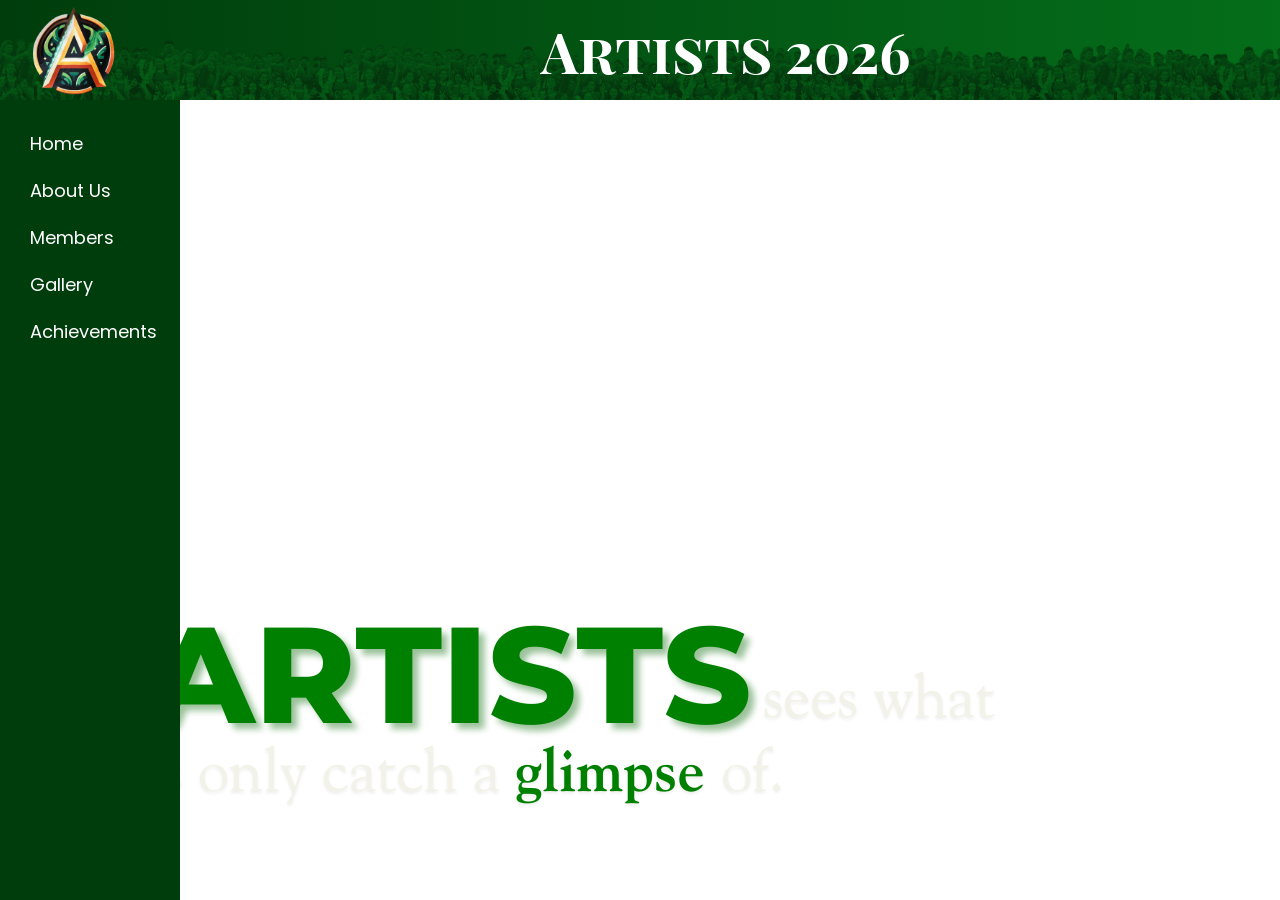
<file: z-etc/index.html>
<!DOCTYPE html>
<html>
<head>
    <title>Artists 2026</title>
    <link rel="icon" href="logo.png">
</head>
<frameset rows="100px,*" border="0">
    <frame src="header.html" name="header" noresize scrolling="no">
    <frameset cols="180px,*" border="0">
        <frame src="navbar.html" name="navbar" noresize scrolling="no">
        <frame src="/home/home.html" name="main">
    </frameset>
</frameset>
</html>
</file>
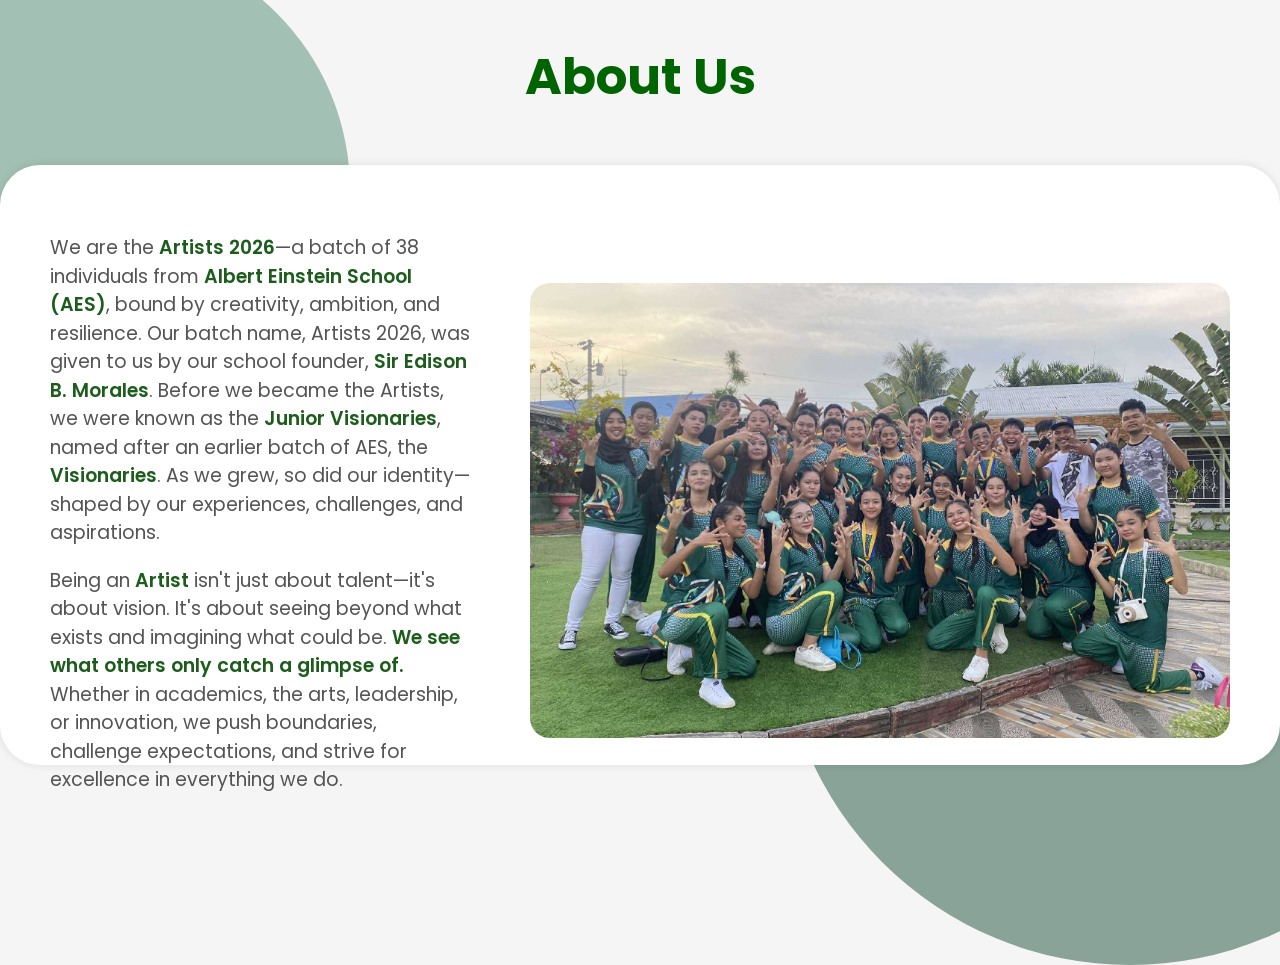
<file: about us/about us.html>
<!DOCTYPE html>
<head>
    <title>About Us</title>
    <link rel="stylesheet" href="style.css">
</head>
<body>

    <div class="background-circles">
        <div class="circle circle1"></div>
        <div class="circle circle2"></div>
        <div class="circle circle3"></div>
        <div class="circle circle4"></div>
    </div>

    <h1>About Us</h1>
    <div class="container">
        <div class="content">
            <div class="text-content">
                <p>We are the <span class="highlight-green">Artists 2026</span>—a batch of 38 individuals from <span class="highlight-green">Albert Einstein School (AES)</span>, bound by creativity, ambition, and resilience. Our batch name, Artists 2026, was given to us by our school founder, <span class="highlight-green">Sir Edison B. Morales</span>. Before we became the Artists, we were known as the <span class="highlight-green">Junior Visionaries</span>, named after an earlier batch of AES, the <span class="highlight-green">Visionaries</span>. As we grew, so did our identity—shaped by our experiences, challenges, and aspirations.</p>
                <p>Being an <span class="highlight-green">Artist</span> isn't just about talent—it's about vision. It's about seeing beyond what exists and imagining what could be. <span class="highlight-green">We see what others only catch a glimpse of.</span> Whether in academics, the arts, leadership, or innovation, we push boundaries, challenge expectations, and strive for excellence in everything we do.</p>
            </div>
            <div class="image-container">
                <img src="intrams 2.jpg">
            </div>
        </div>
    </div>
</body>
</html>
</file>
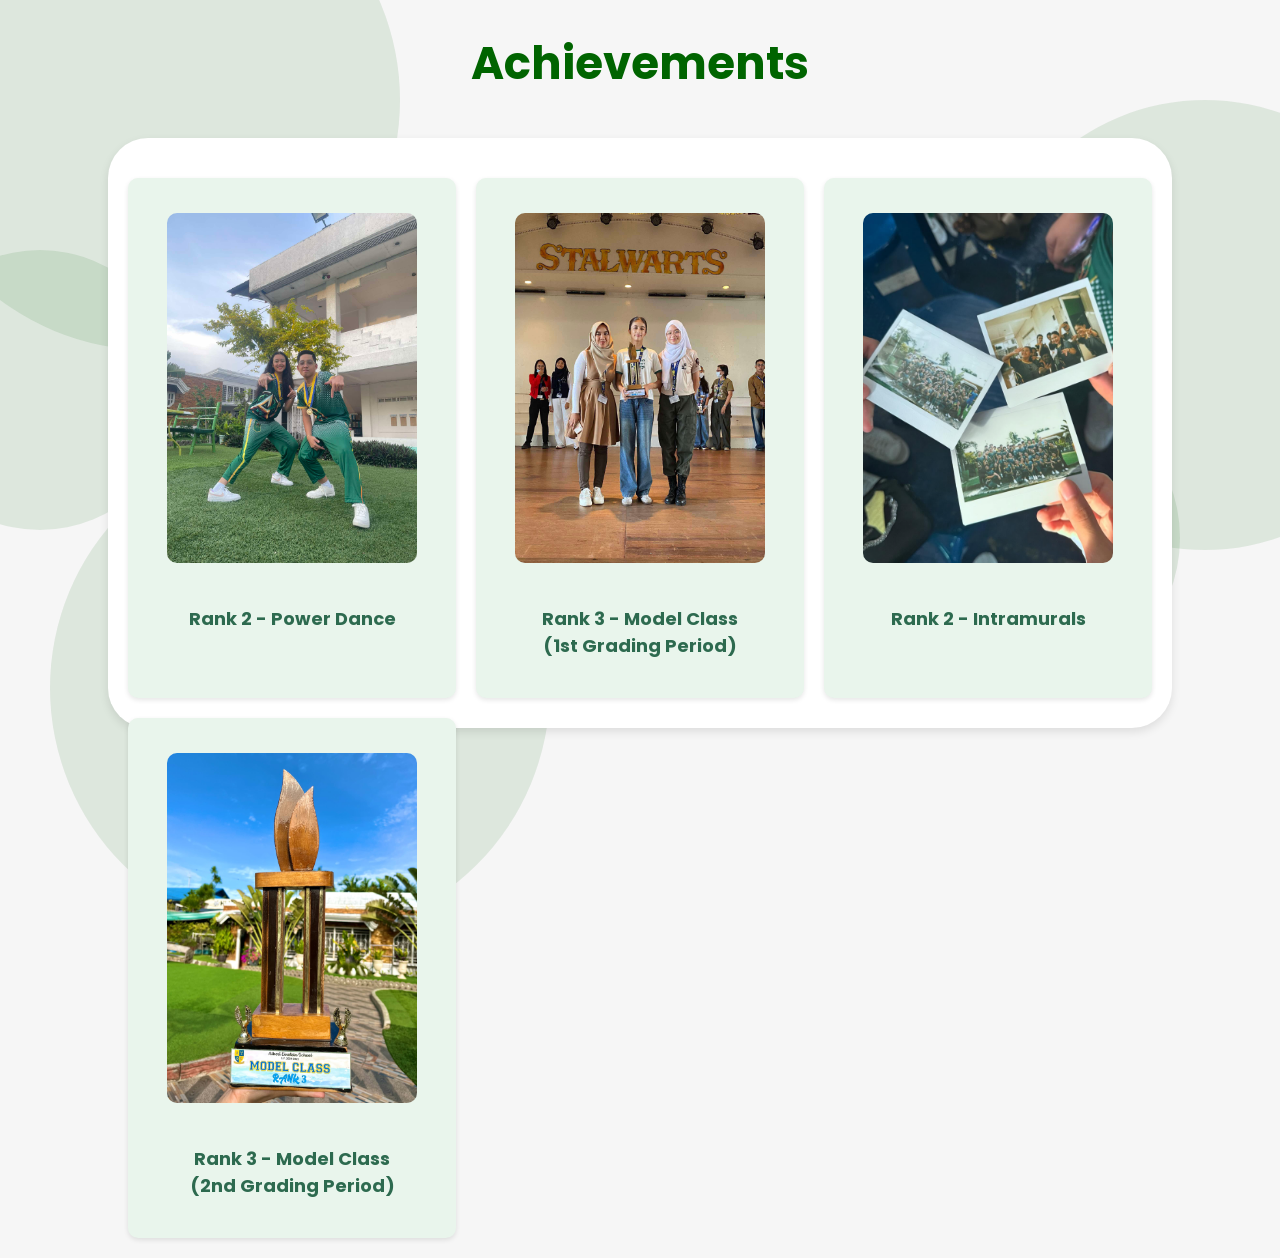
<file: achievements/achievements.html>
<!DOCTYPE html>
<html lang="en">
<head>
    <meta charset="UTF-8">
    <meta name="viewport" content="width=device-width, initial-scale=1.0">
    <title>Achievements</title>
    <style>
        @import url('https://fonts.googleapis.com/css2?family=Outfit:wght@100..900&family=Poppins:ital,wght@0,100;0,200;0,300;0,400;0,500;0,600;0,700;0,800;0,900;1,100;1,200;1,300;1,400;1,500;1,600;1,700;1,800;1,900&display=swap');

        body {
            font-family: 'Poppins', sans-serif;
            background-color: #f6f6f6;
            margin: 0;
            padding: 0;
            display: flex;
            flex-direction: column;
            align-items: center;
            justify-content: center;
            position: relative;
            overflow: hidden;
        }

        .circle {
            position: absolute;
            border-radius: 50%;
            background: rgba(0, 100, 0, 0.1);
            z-index: -1;
        }

        .circle.large {
            width: 500px;
            height: 500px;
            top: -150px;
            left: -100px;
        }

        .circle.large2 {
            width: 450px;
            height: 450px;
            top: 100px;
            right: -150px;
        }

        .circle.large3 {
            width: 500px;
            height: 500px;
            bottom: -200px;
            left: 50px;
        }

        .circle.medium {
            width: 300px;
            height: 300px;
            bottom: 50px;
            right: 100px;
        }

        .circle.medium2 {
            width: 280px;
            height: 280px;
            top: 250px;
            left: -100px;
        }

        .container {
            height: 550px;
            width: 80%;
            max-width: 1200px;
            padding: 20px;
            background: white;
            border-radius: 40px;
            box-shadow: 0 4px 10px rgba(0, 0, 0, 0.1);
            margin: 10px 0;
        }

        h1 {
            text-align: center;
            color: #006400;
            font-size: 45px;
            margin: 30px 0;
        }

        .achievements {
            display: grid;
            grid-template-columns: repeat(auto-fit, minmax(250px, 1fr));
            gap: 20px;
            padding: 20px 0;
        }

        .achievement-card {
            height: 480px;
            background: #e9f5ec;
            padding: 20px;
            border-radius: 10px;
            text-align: center;
            box-shadow: 0 2px 5px rgba(0, 0, 0, 0.1);
        }

        .achievement-card img {
            width: 250px;
            height: 350px;
            border-radius: 10px;
            margin: 15px 0;
        }

        .achievement-card h2 {
            font-size: 18px;
            color: #2d6a4f;
            margin: 20px 0;
        }
    </style>
</head>
<body>

    <div class="circle large"></div>
    <div class="circle large2"></div>
    <div class="circle large3"></div>
    <div class="circle medium"></div>
    <div class="circle medium2"></div>

    <h1> Achievements</h1>
    <div class="container">
        <div class="achievements">
            <div class="achievement-card">
                <img src="images/power dance.jpg" alt="Trophy">
                <h2>Rank 2 - Power Dance</h2>
            </div>
            <div class="achievement-card">
                <img src="images/model class 1.jpg" alt="Medal">
                <h2>Rank 3 - Model Class <br>(1st Grading Period)</h2>
            </div>
            <div class="achievement-card">
                <img src="images/intramurals.png" alt="Sports">
                <h2>Rank 2 - Intramurals</h2>
            </div>
            <div class="achievement-card">
                <img src="images/model class 2.jpg" alt="Medal">
                <h2>Rank 3 - Model Class <br> (2nd Grading Period)</h2>
            </div>
        </div>
    </div>

</body>
</html>
</file>
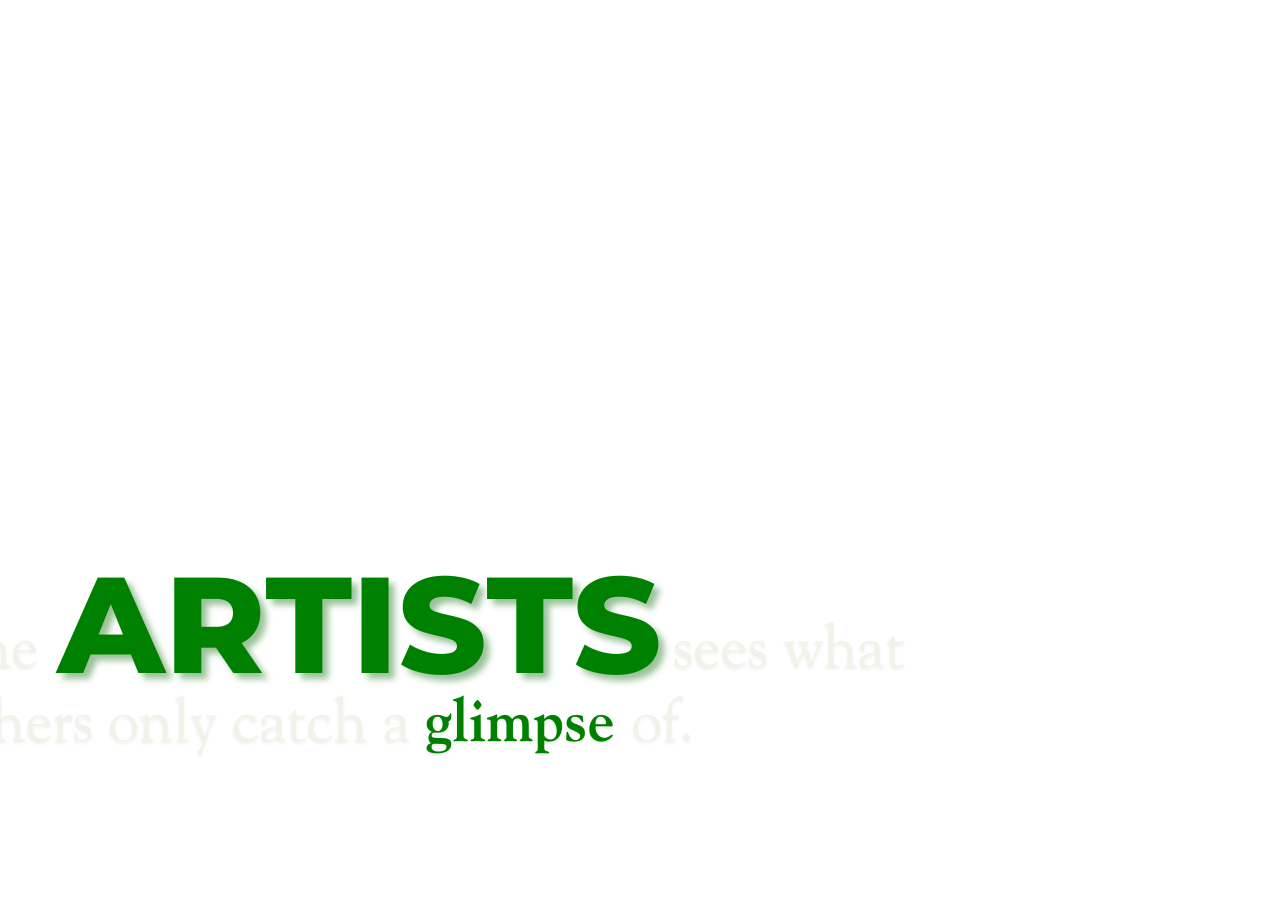
<file: home/home.html>
<!doctype html>
 <head>
  <title>Home</title>
  <link rel="stylesheet" href="style.css">
  <link href="https://fonts.googleapis.com/css2?family=Outfit:wght@300;400;700&display=swap" rel="stylesheet">
 </head>
<body>

    <div class="container">

        <video autoplay loop muted plays-inline class="background-clip">
            <source src="video/bg clip.mp4" type="video/mp4">
        </video>
        <div class="overlay">
            <img src="video/artists 1.png">
        </div>
    </div>



</body>
</file>
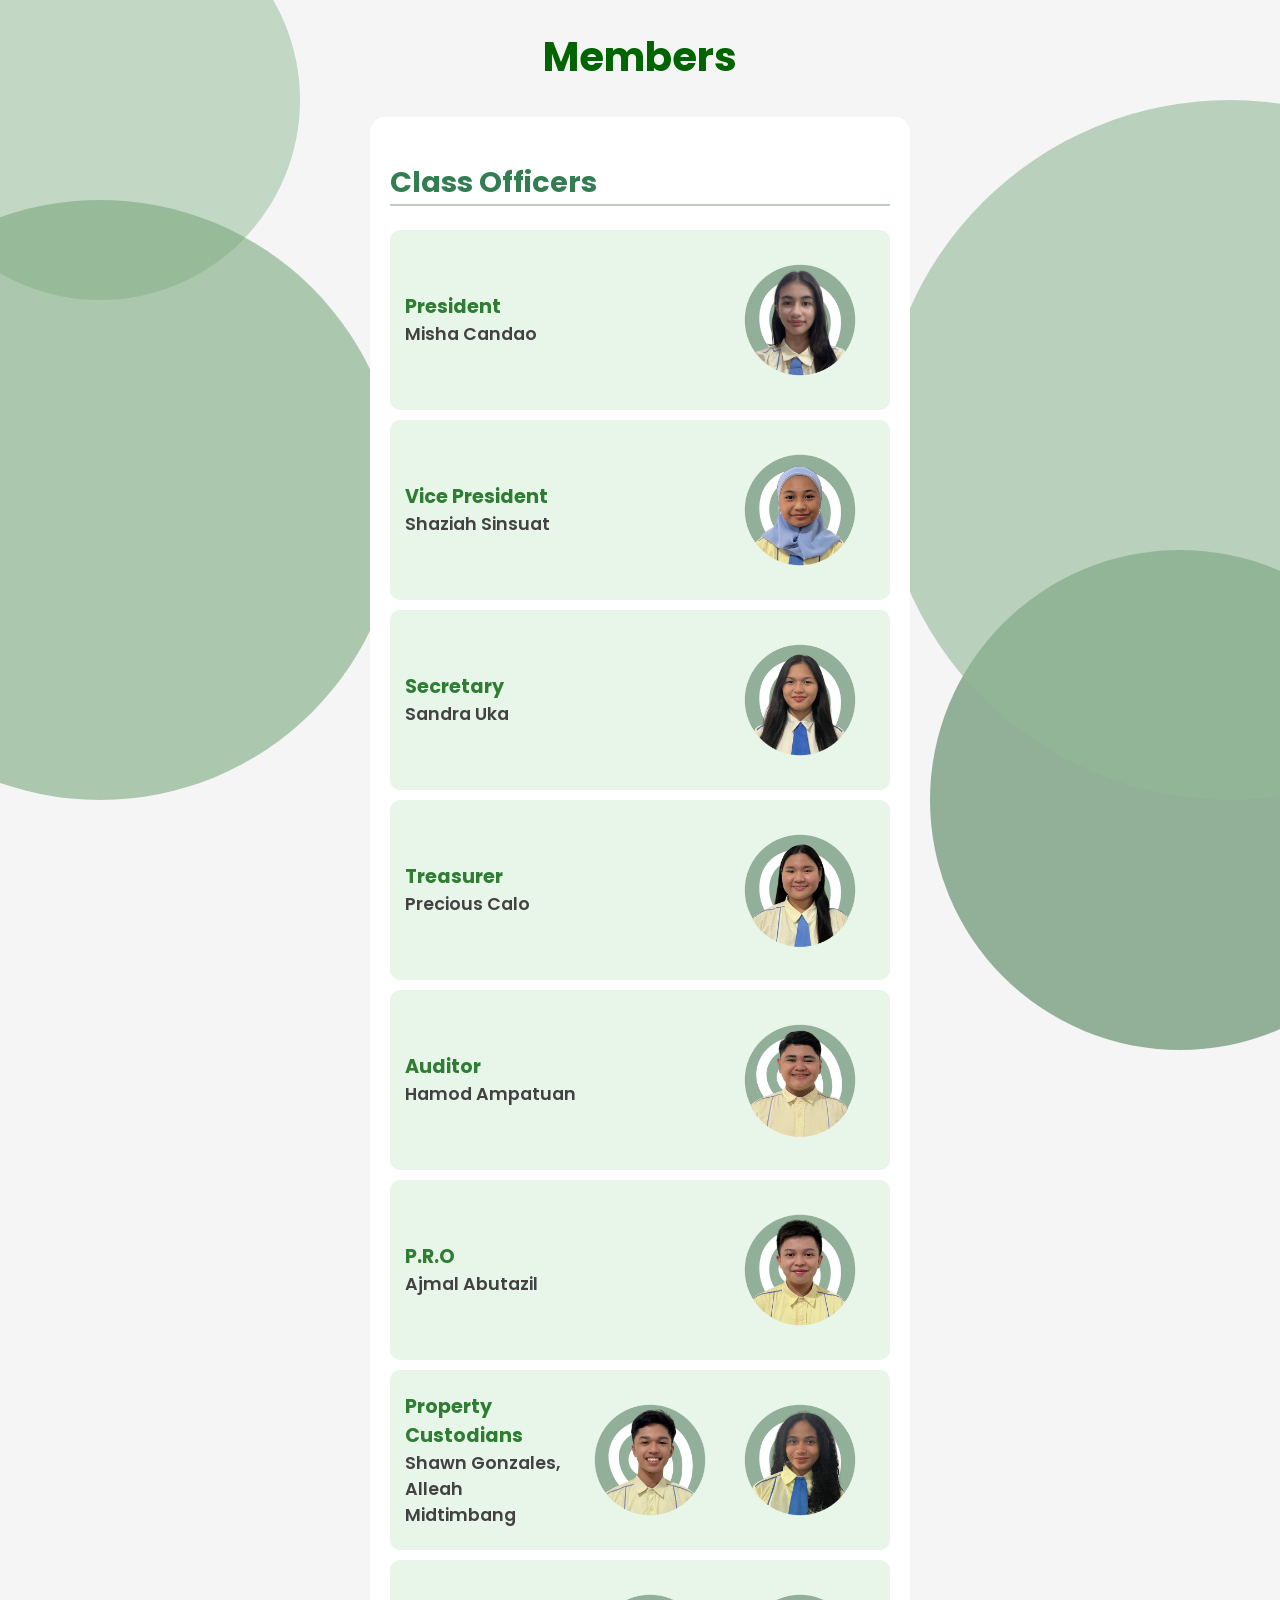
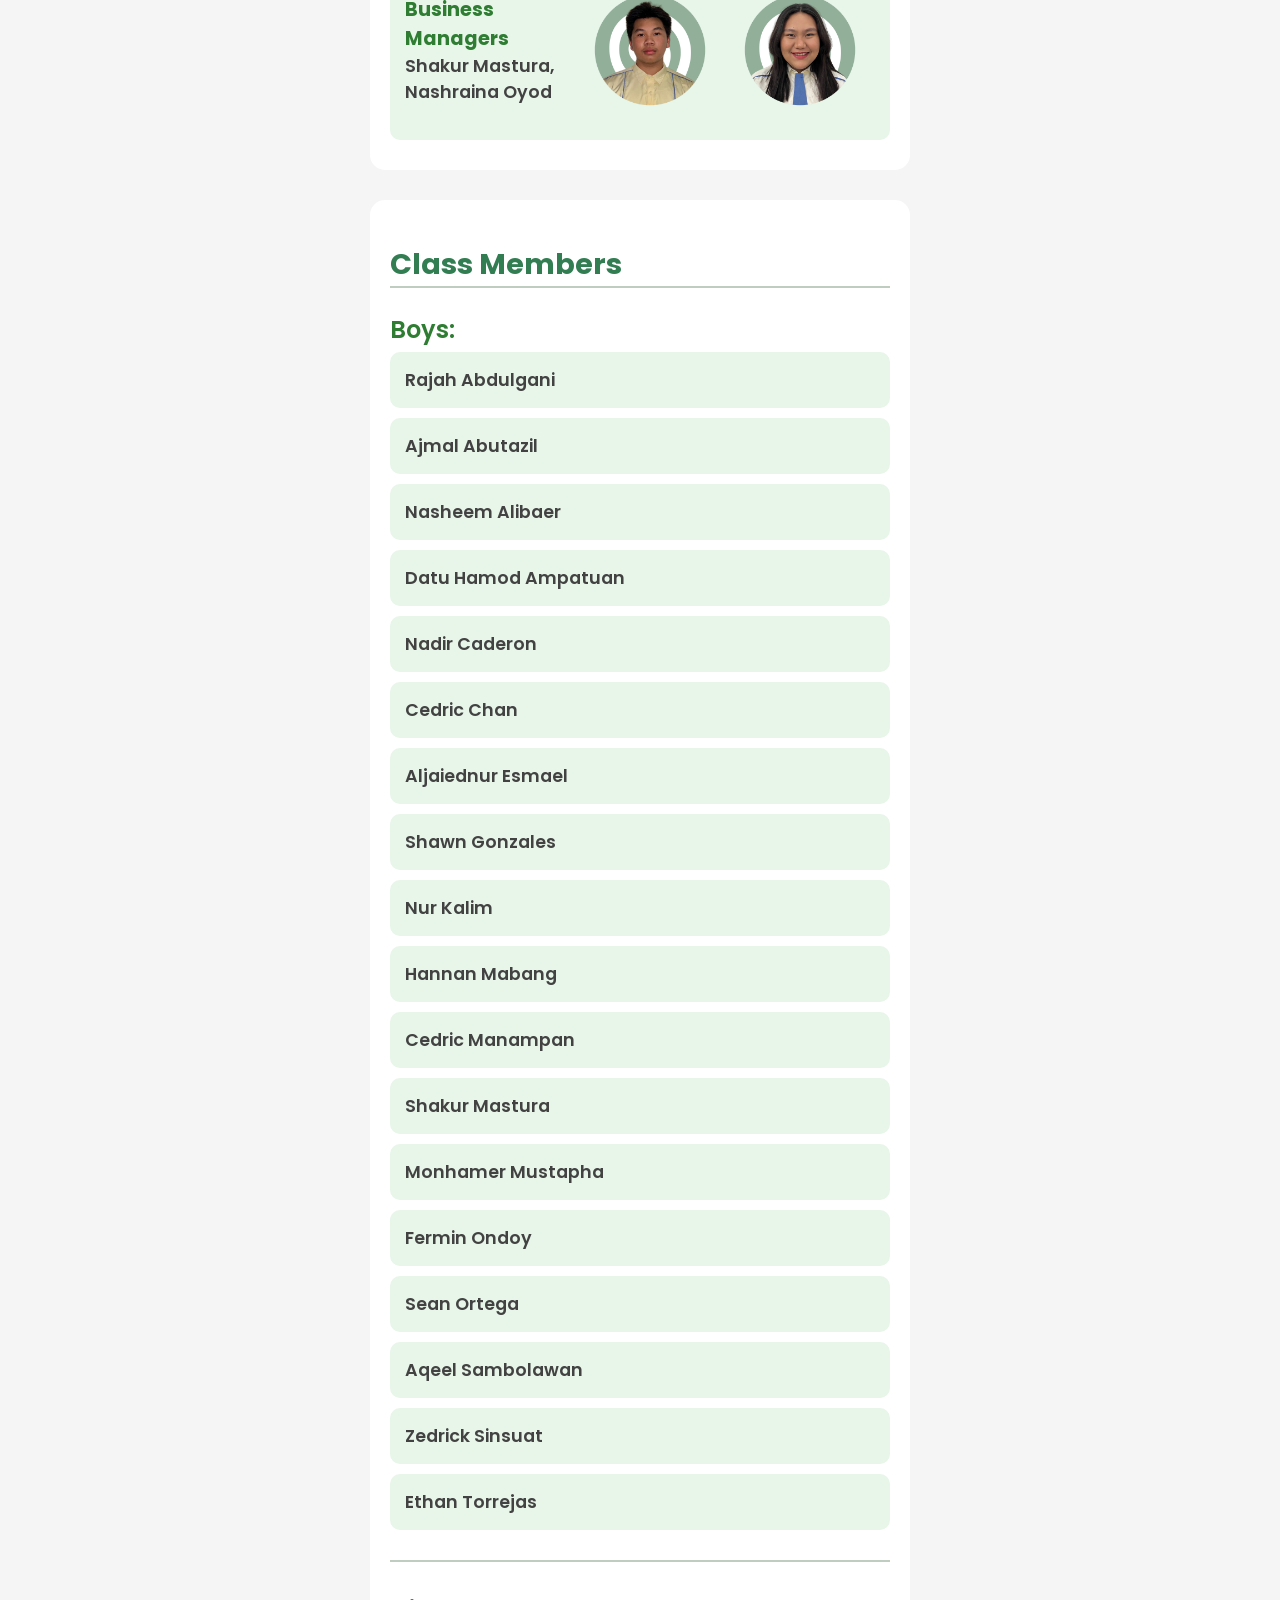
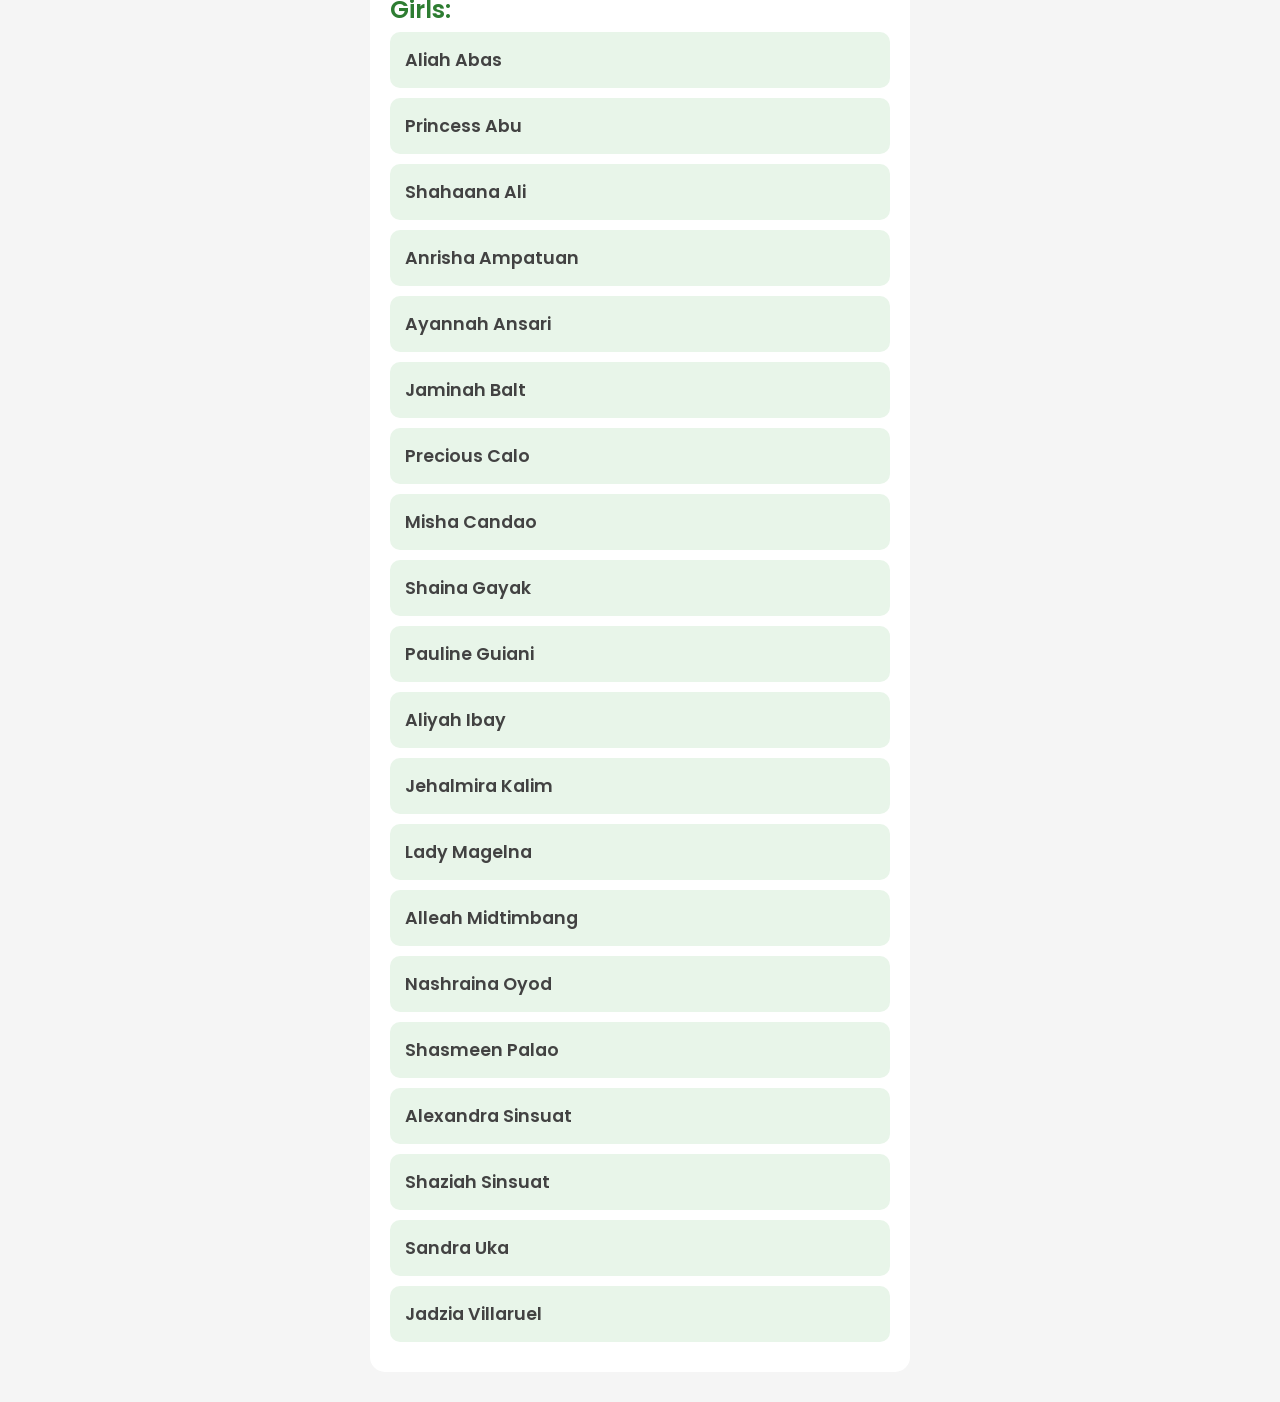
<file: members/members.html>
<!DOCTYPE html>
<html>
<head>
    <title>Artists 2026</title>
    <style>
        @import url('https://fonts.googleapis.com/css2?family=Outfit:wght@100..900&family=Poppins:ital,wght@0,100;0,200;0,300;0,400;0,500;0,600;0,700;0,800;0,900;1,100;1,200;1,300;1,400;1,500;1,600;1,700;1,800;1,900&display=swap');

        body {
            font-family: 'Poppins', sans-serif;
            background-color: #f5f5f5;
            margin: 0;
            padding: 0;
            position: relative;
            overflow-x: hidden;
        }

        .background-circles {
            position: fixed;
            top: 0;
            left: 0;
            width: 100vw;
            height: 100vh;
            z-index: -1;
        }

        .circle {
            position: absolute;
            border-radius: 50%;
            opacity: 0.6;
        }

        .circle1 { width: 400px; height: 400px; background: #a0c4a3; top: -100px; left: -100px; }
        .circle2 { width: 600px; height: 600px; background: #7ba87e; top: 200px; left: -200px; }
        .circle3 { width: 500px; height: 500px; background: #50805b; bottom: -150px; right: -150px; }
        .circle4 { width: 300px; height: 300px; background: #355d3c; bottom: 100px; left: 50%; transform: translateX(-50%); }
        .circle5 { width: 700px; height: 700px; background: #91b897; top: 50%; right: -300px; transform: translateY(-50%); }

        .batch-title { font-size: 3em; color: #2E7D32; }
        h1 { font-size: 2.5em; color: #006400; }
        h2 { text-align: left; font-size: 1.8em; color: #327d52; border-bottom: 2px solid #becdbf; }
        
        .container {
            background-color: #ffffff;
            padding: 20px;
            border-radius: 15px;
            max-width: 500px;
            margin: 30px auto;
            position: relative;
            z-index: 1;
        }

        ul { padding: 0; margin: 0; }
        li {
            background-color: #e8f5e9;
            padding: 15px;
            margin-bottom: 10px;
            border-radius: 10px;
            display: flex;
            align-items: center;
            justify-content: space-between;
            text-align: left;
        }

        li strong { color: #2E7D32; font-size: 1.2em; text-align: left; }
        .name { font-weight: 600; font-size: 1.1em; color: #424242; text-align: left; }
        img { border-radius: 10px; width: 150px; height: 150px; margin-left: auto; }
        
        hr { border: none; height: 2px; background-color: #becdbf; margin: 30px 0; }
        .group-title { text-align: left; font-size: 1.5em; color: #2E7D32; font-weight: 600; margin-bottom: 5px; }
    </style>
</head>
<body>

    <div class="background-circles">
        <div class="circle circle1"></div>
        <div class="circle circle2"></div>
        <div class="circle circle3"></div>
        <div class="circle circle4"></div>
        <div class="circle circle5"></div>
    </div>

    <center><h1> Members</h1></center>
    <div class="container">
        <h2>Class Officers</h2>
        <ul>
            <li><div><strong>President</strong><br><span class="name">Misha Candao</span></div> <img src="images/misha.png"></li>
            <li><div><strong>Vice President</strong><br><span class="name">Shaziah Sinsuat</span></div> <img src="images/shaziah.png"></li>
            <li><div><strong>Secretary</strong><br><span class="name">Sandra Uka</span></div> <img src="images/bs.png"></li>
            <li><div><strong>Treasurer</strong><br><span class="name">Precious Calo</span></div> <img src="images/mara.png"></li>
            <li><div><strong>Auditor</strong><br><span class="name">Hamod Ampatuan</span></div> <img src="images/hamod.png"></li>
            <li><div><strong>P.R.O</strong><br><span class="name">Ajmal Abutazil</span></div> <img src="images/shalam.png"></li>
            <li><div><strong>Property Custodians</strong><br><span class="name">Shawn Gonzales, Alleah Midtimbang</span></div> <img src="images/shawn.png"> <img src="images/alleah.png"></li>
            <li><div><strong>Business Managers</strong><br><span class="name">Shakur Mastura, Nashraina Oyod</span></div> <img src="images/shakur.png"> <img src="images/iyah.png"></li>
        </ul>
    </div>

    <div class="container">
        <h2>Class Members</h2>
        <div class="group-title">Boys:</div>
        <ul>
            <li><span class="name">Rajah Abdulgani</span></li>
            <li><span class="name">Ajmal Abutazil</span></li>
            <li><span class="name">Nasheem Alibaer</span></li>
            <li><span class="name">Datu Hamod Ampatuan</span></li>
            <li><span class="name">Nadir Caderon</span></li>
            <li><span class="name">Cedric Chan</span></li>
            <li><span class="name">Aljaiednur Esmael</span></li>
            <li><span class="name">Shawn Gonzales</span></li>
            <li><span class="name">Nur Kalim</span></li>
            <li><span class="name">Hannan Mabang</span></li>
            <li><span class="name">Cedric Manampan</span></li>
            <li><span class="name">Shakur Mastura</span></li>
            <li><span class="name">Monhamer Mustapha</span></li>
            <li><span class="name">Fermin Ondoy</span></li>
            <li><span class="name">Sean Ortega</span></li>
            <li><span class="name">Aqeel Sambolawan</span></li>
            <li><span class="name">Zedrick Sinsuat</span></li>
            <li><span class="name">Ethan Torrejas</span></li>
        </ul>

        <hr>

        <div class="group-title">Girls:</div>
        <ul>
            <li><span class="name">Aliah Abas</span></li>
            <li><span class="name">Princess Abu</span></li>
            <li><span class="name">Shahaana Ali</span></li>
            <li><span class="name">Anrisha Ampatuan</span></li>
            <li><span class="name">Ayannah Ansari</span></li>
            <li><span class="name">Jaminah Balt</span></li>
            <li><span class="name">Precious Calo</span></li>
            <li><span class="name">Misha Candao</span></li>
            <li><span class="name">Shaina Gayak</span></li>
            <li><span class="name">Pauline Guiani</span></li>
            <li><span class="name">Aliyah Ibay</span></li>
            <li><span class="name">Jehalmira Kalim</span></li>
            <li><span class="name">Lady Magelna</span></li>
            <li><span class="name">Alleah Midtimbang</span></li>
            <li><span class="name">Nashraina Oyod</span></li> 
            <li><span class="name">Shasmeen Palao</span></li>
            <li><span class="name">Alexandra Sinsuat</span></li>
            <li><span class="name">Shaziah Sinsuat</span></li>
            <li><span class="name">Sandra Uka</span></li>
            <li><span class="name">Jadzia Villaruel</span></li>
        </ul>
    </div>

</body>
</html>
</file>
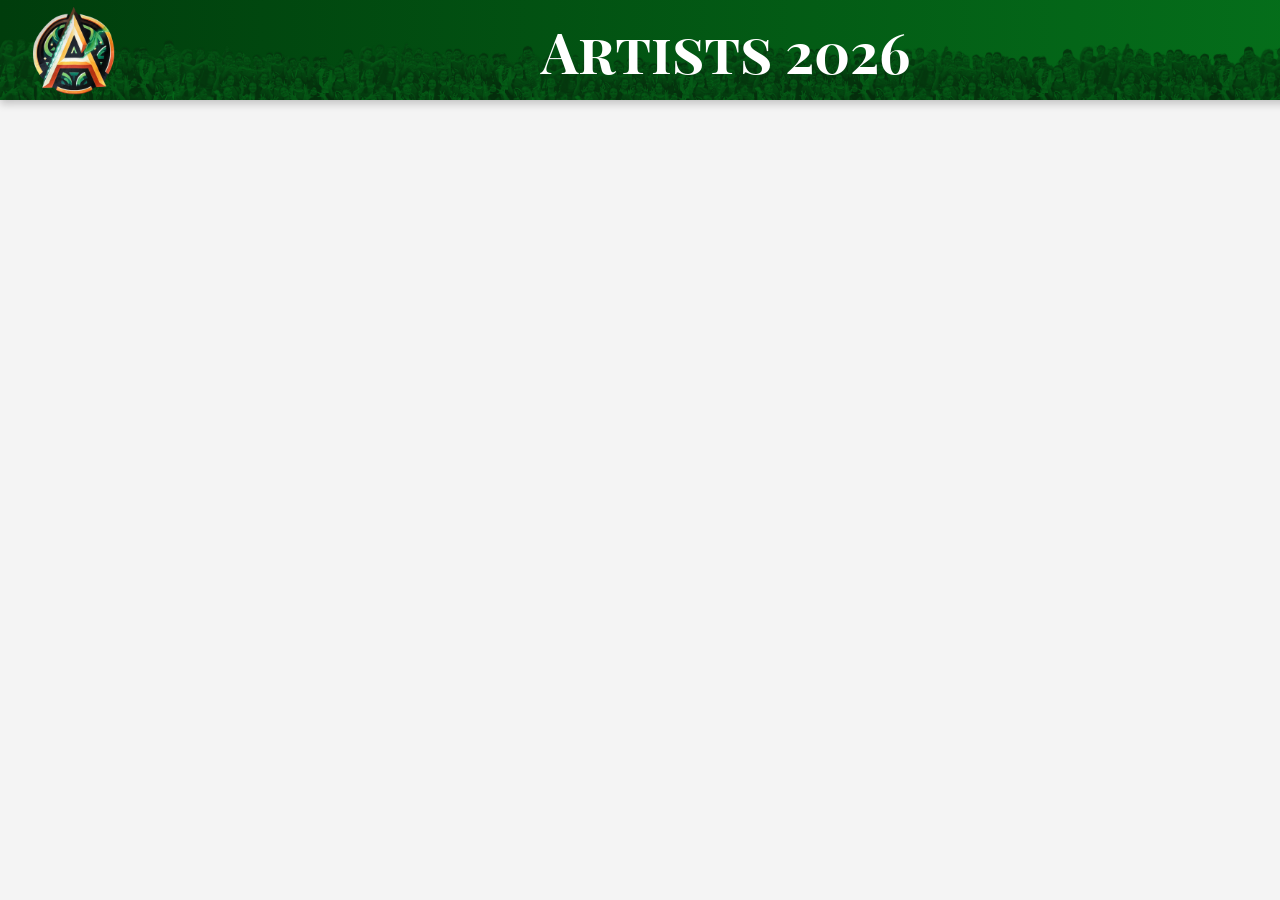
<file: z-etc/header.html>
<!DOCTYPE html>
<head>
    <title>Artists 2026 - Header</title>
    <link href="https://fonts.googleapis.com/css2?family=Quesha&family=Playfair+Display+SC:wght@700&display=swap" rel="stylesheet">
    <style>
        body {
            margin: 0;
            font-family: 'Quesha', sans-serif;
            background-color: #f4f4f4;
        }
        .header {
            width: 100%;
            height: 100px;
            background: 
            url('header bg.png') no-repeat center bottom, 
        linear-gradient(to right, #003d0c, #05701b);
            background-size: cover;
            display: flex;
            align-items: center;
            padding: 0 30px;
            box-shadow: 0 4px 8px rgba(0, 0, 0, 0.2);
            position: relative;
        }
        .logo {
            height: 90px;
            margin-right: 20px;
            position: relative; /* Ensures it's on top */
            z-index: 2;
        }
        .site-title {
            font-family: 'Playfair Display SC', serif;
            color: #fff;
            font-size: 3.5rem;
            flex-grow: 1;
            text-align: center;
            position: relative; /* Ensures it's on top */
            z-index: 2;
        }
    </style>
</head>
<body>
    <header class="header">
        <img src="logo.png" alt="Artists 2026 Logo" class="logo">
        <h1 class="site-title">Artists 2026</h1>
    </header>
</body>
</html>
</file>
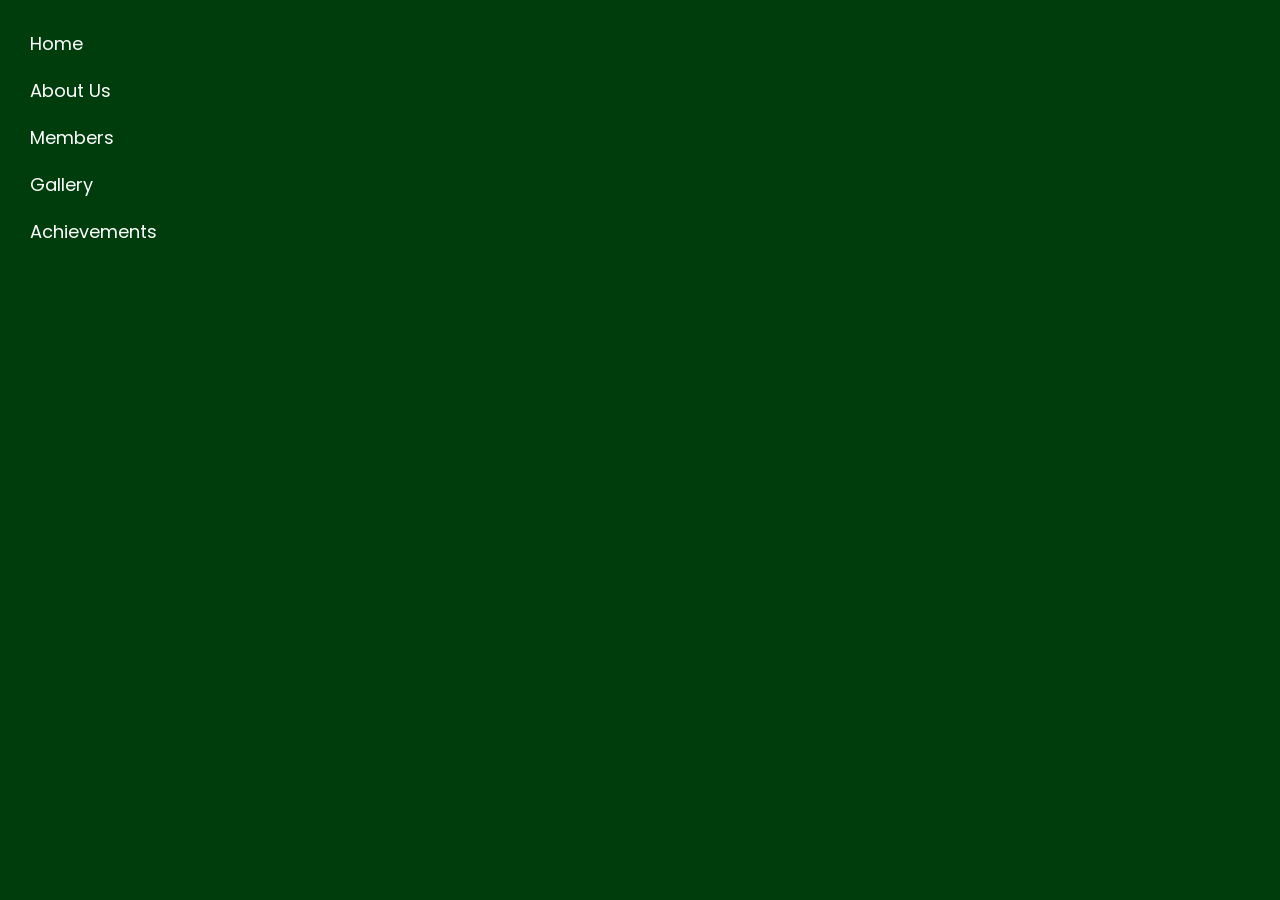
<file: z-etc/navbar.html>
<!DOCTYPE html>
<html>
<head>
    <style>
        @import url('https://fonts.googleapis.com/css2?family=Outfit:wght@100..900&family=Poppins:ital,wght@0,100;0,200;0,300;0,400;0,500;0,600;0,700;0,800;0,900;1,100;1,200;1,300;1,400;1,500;1,600;1,700;1,800;1,900&display=swap');
        body {
            background-color: #003d0c;
            color: white;
            font-family: 'Poppins', sans-serif;
            margin: 0;
            padding: 20px;
        }
        a {
    display: block;
    color: white;
    text-decoration: none;
    padding: 10px;
    font-size: 18px;
    transition: background-color 0.3s ease, transform 0.2s ease;
}

a:hover {
    background-color: #045815;
    transform: scale(1.05);
    border-radius: 5px;
}

    </style>
</head>
<body>
    <a href="/home/home.html" target="main">Home</a>
    <a href="/about us/about us.html" target="main">About Us</a>
    <a href="/members/members.html" target="main">Members</a>
    <a href="/image gallery/gallery.html" target="main">Gallery</a>
    <a href="/achievements/achievements.html" target="main">Achievements</a>
</body>
</html>
</file>
<file: about us/style.css>
@import url('https://fonts.googleapis.com/css2?family=Outfit:wght@100..900&family=Poppins:ital,wght@0,100;0,200;0,300;0,400;0,500;0,600;0,700;0,800;0,900;1,100;1,200;1,300;1,400;1,500;1,600;1,700;1,800;1,900&display=swap');

body {
    font-family: 'Poppins', sans-serif;
    background-color: #f5f5f5;
    margin: 0;
    padding: 0;
    position: relative;
    overflow: hidden;
}

.container {
    max-width: 1300px;
    background: white;
    margin: 50px auto;
    padding: 50px;
    border-radius: 40px;
    box-shadow: 0 0 10px rgba(0, 0, 0, 0.1);
    position: relative;
    height: fit-content;
    max-height: 500px;
}

h1 {
    text-align: center;
    color: #006400;
    font-size: 50px;
    margin: 40px 0;
}

.content {
    display: flex;
    align-items: center;
    justify-content: space-between;
    gap: 20px;
}

.text-content {
    flex: 1;
    font-size: 19px;
    line-height: 1.5;
    color: #545454;
}

.highlight-green {
    color: #1c5d1c; 
    font-weight: 600;
}

.image-container {
    flex: 1;
}

.image-container img {
    width: 700px;
    margin-left: 40px;
    border-radius: 20px;
}

.background-circles::before, .background-circles::after {
    content: "";
    position: absolute;
    border-radius: 50%;
    opacity: 0.6;
    z-index: -1;
}

.background-circles::before {
    width: 500px;
    height: 500px;
    background: #6B9D88;
    top: -100px;
    left: -150px;
}

.background-circles::after {
    width: 700px;
    height: 700px;
    background: #416D5C;
    bottom: -200px;
    right: -200px;
}
</file>
<file: home/style.css>
*{
    padding: 0;
    margin: 0;
    box-sizing: border-box;
    font-family: 'Poppins';
}

.container {
    width: 100%;
    height: 100vh;
    display: flex;
    align-items: center;
    justify-content: center;
}

.content{
    text-align: center;
}

.content h1{
    font-size: 95px;
    color: #fff;
    margin-bottom: 50px;
}

.content a{
    font-size: 23px;
    color: #fff;
    text-decoration: none;
    border: 2px solid #fff;
    padding: 15px 25px;
    border-radius: 50px;
    transition: 0.3s;
}

.content a:hover{
    background-color: #fff;
    color: #000

}

.background-clip{
    position: absolute;
    right: 0;
    bottom: 0;
    z-index: -1;
}

@media (min-aspect-ratio:16/9) {
    .background-clip{
        width: 100%;
        height: auto;
    }
}  

@media (max-aspect-ratio:16/9) {
    .background-clip{
        width: auto;
        height: width;
    }
}
</file>
